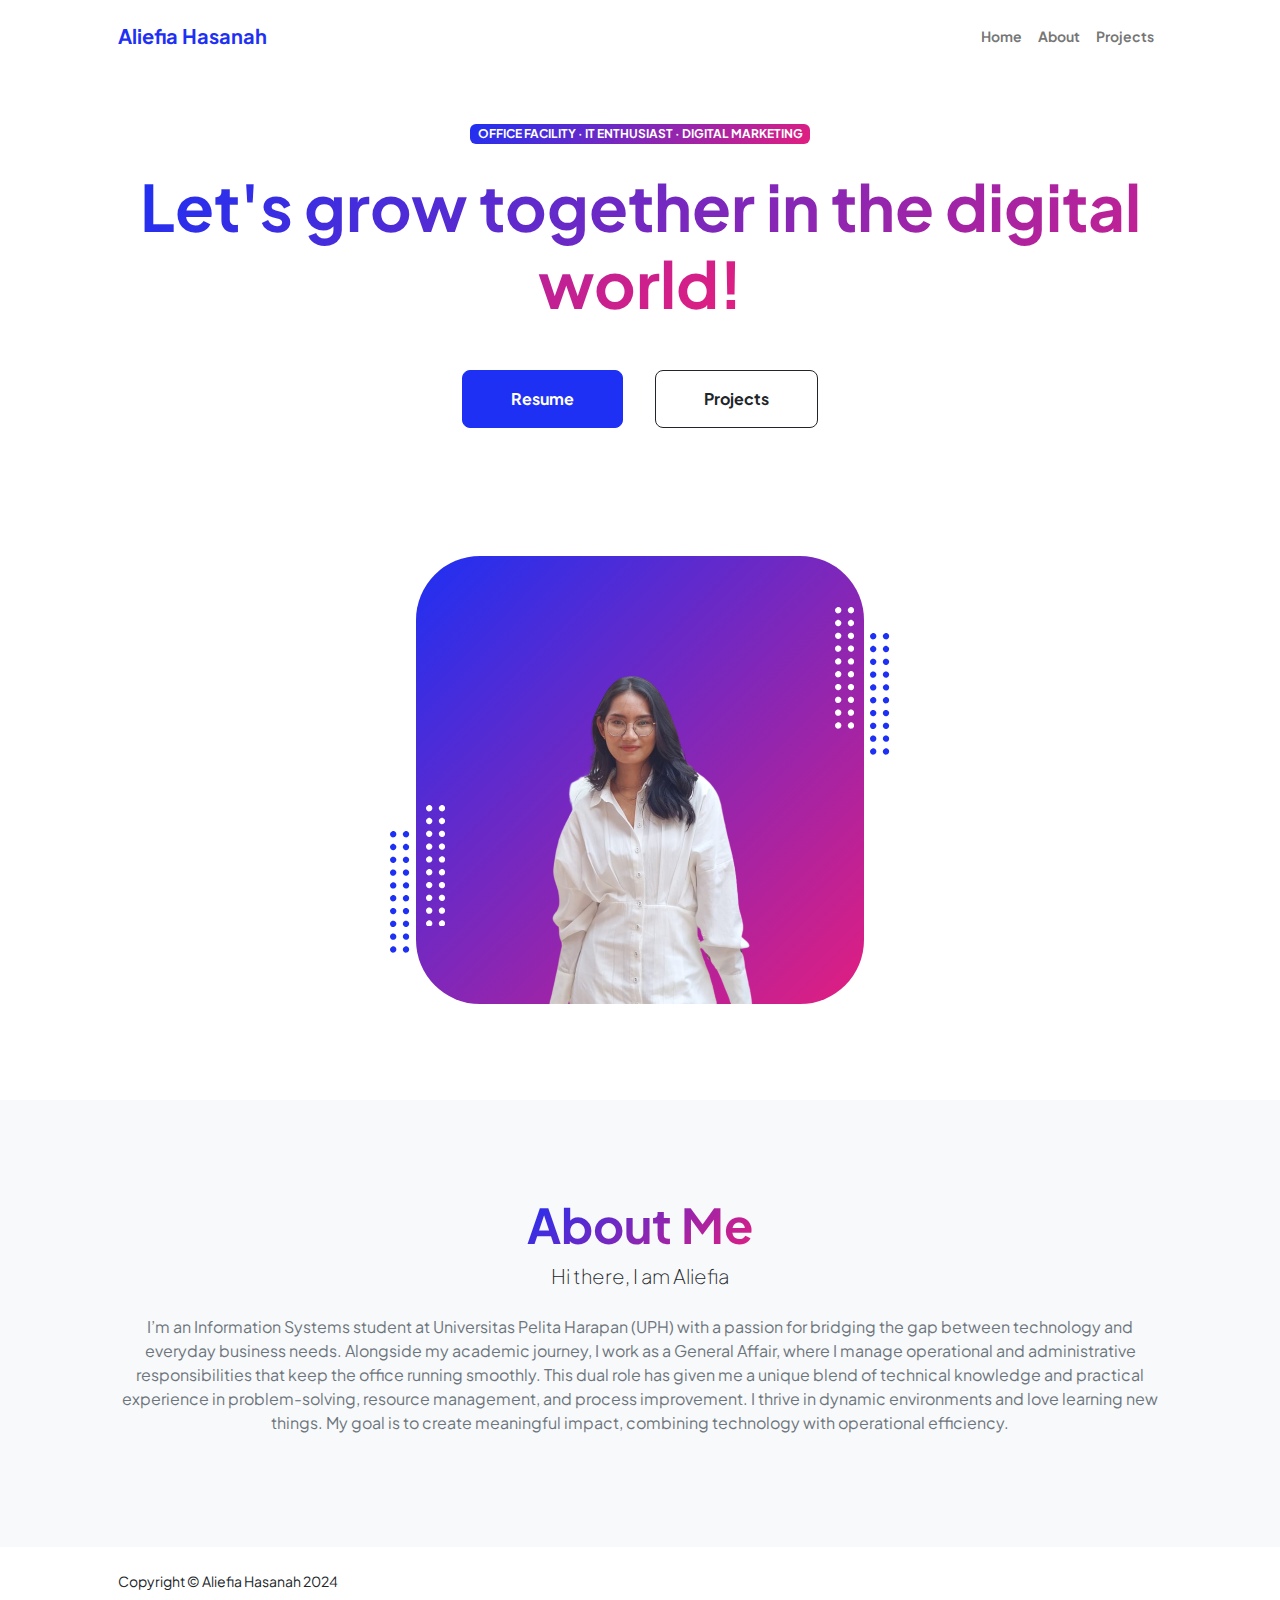
<file: index.html>
<!DOCTYPE html>
<html lang="en">
    <head>
        <meta charset="utf-8" />
        <meta name="viewport" content="width=device-width, initial-scale=1, shrink-to-fit=no" />
        <meta name="description" content="" />
        <meta name="author" content="" />
        <title>Aliefia - Personal Portofolio</title>
        <!-- Favicon-->
        <link rel="icon" type="image/x-icon" href="assets/favicon.ico" />
        <!-- Custom Google font-->
        <link rel="preconnect" href="https://fonts.googleapis.com" />
        <link rel="preconnect" href="https://fonts.gstatic.com" crossorigin />
        <link href="https://fonts.googleapis.com/css2?family=Plus+Jakarta+Sans:wght@100;200;300;400;500;600;700;800;900&amp;display=swap" rel="stylesheet" />
        <!-- Bootstrap icons-->
        <link href="https://cdn.jsdelivr.net/npm/bootstrap-icons@1.8.1/font/bootstrap-icons.css" rel="stylesheet" />
        
        <link href="css/styles.css" rel="stylesheet" />
    </head>
    <body class="d-flex flex-column h-100">
        <main class="flex-shrink-0">
            <!-- Navigation-->
            <nav class="navbar navbar-expand-lg navbar-light bg-white py-3">
                <div class="container px-5">
                    <a class="navbar-brand" href="index.html"><span class="fw-bolder text-primary">Aliefia Hasanah</span></a>
                    <button class="navbar-toggler" type="button" data-bs-toggle="collapse" data-bs-target="#navbarSupportedContent" aria-controls="navbarSupportedContent" aria-expanded="false" aria-label="Toggle navigation"><span class="navbar-toggler-icon"></span></button>
                    <div class="collapse navbar-collapse" id="navbarSupportedContent">
                        <ul class="navbar-nav ms-auto mb-2 mb-lg-0 small fw-bolder">
                            <li class="nav-item"><a class="nav-link" href="index.html">Home</a></li>
                            <li class="nav-item"><a class="nav-link" href="resume.html">About</a></li>
                            <li class="nav-item"><a class="nav-link" href="projects.html">Projects</a></li>
                        
                        </ul>
                    </div>
                </div>
            </nav>
            <!-- Header-->
            <header class="py-5">
                <div class="container px-5 pb-5">
                    <div class="row gx-5 align-items-center">
                        <div class="col-xxl-5">
                            <!-- Header text content-->
                            <div class="text-center text-xxl-start">
                                <div class="badge bg-gradient-primary-to-secondary text-white mb-4"><div class="text-uppercase">Office Facility &middot; IT Enthusiast &middot;  Digital Marketing</div></div>
                                <h1 class="display-3 fw-bolder mb-5"><span class="text-gradient d-inline">Let's grow together in the digital world!</span></h1>
                                <div class="d-grid gap-3 d-sm-flex justify-content-sm-center justify-content-xxl-start mb-3">
                                    <a class="btn btn-primary btn-lg px-5 py-3 me-sm-3 fs-6 fw-bolder" href="resume.html">Resume</a>
                                    <a class="btn btn-outline-dark btn-lg px-5 py-3 fs-6 fw-bolder" href="projects.html">Projects</a>
                                </div>
                            </div>
                        </div>
                        <div class="col-xxl-7">
                            <!-- Header profile picture-->
                            <div class="d-flex justify-content-center mt-5 mt-xxl-0">
                                <div class="profile bg-gradient-primary-to-secondary">
                                    <img class="profile-img" src="assets/Untitled design (6).png" alt="profile picture" />
                                    <div class="dots-1">
                                        <!-- SVG Dots-->
                                        <svg version="1.1" xmlns="http://www.w3.org/2000/svg" xmlns:xlink="http://www.w3.org/1999/xlink" x="0px" y="0px" viewBox="0 0 191.6 1215.4" style="enable-background: new 0 0 191.6 1215.4" xml:space="preserve">
                                            <g transform="translate(0.000000,1280.000000) scale(0.100000,-0.100000)">
                                                <path d="M227.7,12788.6c-105-35-200-141-222-248c-43-206,163-412,369-369c155,32,275,190,260,339c-11,105-90,213-190,262        C383.7,12801.6,289.7,12808.6,227.7,12788.6z"></path>
                                                <path d="M1507.7,12788.6c-151-50-253-216-222-362c25-119,136-230,254-255c194-41,395,142,375,339c-11,105-90,213-190,262        C1663.7,12801.6,1569.7,12808.6,1507.7,12788.6z"></path>
                                                <path d="M227.7,11508.6c-105-35-200-141-222-248c-43-206,163-412,369-369c155,32,275,190,260,339c-11,105-90,213-190,262        C383.7,11521.6,289.7,11528.6,227.7,11508.6z"></path>
                                                <path d="M1507.7,11508.6c-151-50-253-216-222-362c25-119,136-230,254-255c194-41,395,142,375,339c-11,105-90,213-190,262        C1663.7,11521.6,1569.7,11528.6,1507.7,11508.6z"></path>
                                                <path d="M227.7,10228.6c-105-35-200-141-222-248c-43-206,163-412,369-369c155,32,275,190,260,339c-11,105-90,213-190,262        C383.7,10241.6,289.7,10248.6,227.7,10228.6z"></path>
                                                <path d="M1507.7,10228.6c-105-35-200-141-222-248c-43-206,163-412,369-369c155,32,275,190,260,339c-11,105-90,213-190,262        C1663.7,10241.6,1569.7,10248.6,1507.7,10228.6z"></path>
                                                <path d="M227.7,8948.6c-105-35-200-141-222-248c-43-206,163-412,369-369c155,32,275,190,260,339c-11,105-90,213-190,262        C383.7,8961.6,289.7,8968.6,227.7,8948.6z"></path>
                                                <path d="M1507.7,8948.6c-105-35-200-141-222-248c-43-206,163-412,369-369c155,32,275,190,260,339c-11,105-90,213-190,262        C1663.7,8961.6,1569.7,8968.6,1507.7,8948.6z"></path>
                                                <path d="M227.7,7668.6c-105-35-200-141-222-248c-43-206,163-412,369-369c155,32,275,190,260,339c-11,105-90,213-190,262        C383.7,7681.6,289.7,7688.6,227.7,7668.6z"></path>
                                                <path d="M1507.7,7668.6c-105-35-200-141-222-248c-43-206,163-412,369-369c155,32,275,190,260,339c-11,105-90,213-190,262        C1663.7,7681.6,1569.7,7688.6,1507.7,7668.6z"></path>
                                                <path d="M227.7,6388.6c-105-35-200-141-222-248c-43-206,163-412,369-369c155,32,275,190,260,339c-11,105-90,213-190,262        C383.7,6401.6,289.7,6408.6,227.7,6388.6z"></path>
                                                <path d="M1507.7,6388.6c-105-35-200-141-222-248c-43-206,163-412,369-369c155,32,275,190,260,339c-11,105-90,213-190,262        C1663.7,6401.6,1569.7,6408.6,1507.7,6388.6z"></path>
                                                <path d="M227.7,5108.6c-105-35-200-141-222-248c-43-206,163-412,369-369c155,32,275,190,260,339c-11,105-90,213-190,262        C383.7,5121.6,289.7,5128.6,227.7,5108.6z"></path>
                                                <path d="M1507.7,5108.6c-105-35-200-141-222-248c-43-206,163-412,369-369c155,32,275,190,260,339c-11,105-90,213-190,262        C1663.7,5121.6,1569.7,5128.6,1507.7,5108.6z"></path>
                                                <path d="M227.7,3828.6c-105-35-200-141-222-248c-43-206,163-412,369-369c155,32,275,190,260,339c-11,105-90,213-190,262        C383.7,3841.6,289.7,3848.6,227.7,3828.6z"></path>
                                                <path d="M1507.7,3828.6c-105-35-200-141-222-248c-43-206,163-412,369-369c155,32,275,190,260,339c-11,105-90,213-190,262        C1663.7,3841.6,1569.7,3848.6,1507.7,3828.6z"></path>
                                                <path d="M227.7,2548.6c-105-35-200-141-222-248c-43-206,163-412,369-369c155,32,275,190,260,339c-11,105-90,213-190,262        C383.7,2561.6,289.7,2568.6,227.7,2548.6z"></path>
                                                <path d="M1507.7,2548.6c-105-35-200-141-222-248c-43-206,163-412,369-369c155,32,275,190,260,339c-11,105-90,213-190,262        C1663.7,2561.6,1569.7,2568.6,1507.7,2548.6z"></path>
                                                <path d="M227.7,1268.6c-105-35-200-141-222-248c-43-206,163-412,369-369c155,32,275,190,260,339c-11,105-90,213-190,262        C383.7,1281.6,289.7,1288.6,227.7,1268.6z"></path>
                                                <path d="M1507.7,1268.6c-105-35-200-141-222-248c-43-206,163-412,369-369c155,32,275,190,260,339c-11,105-90,213-190,262        C1663.7,1281.6,1569.7,1288.6,1507.7,1268.6z"></path>
                                            </g>
                                        </svg>
                                        <!-- END of SVG dots-->
                                    </div>
                                    <div class="dots-2">
                                        <!-- SVG Dots-->
                                        <svg version="1.1" xmlns="http://www.w3.org/2000/svg" xmlns:xlink="http://www.w3.org/1999/xlink" x="0px" y="0px" viewBox="0 0 191.6 1215.4" style="enable-background: new 0 0 191.6 1215.4" xml:space="preserve">
                                            <g transform="translate(0.000000,1280.000000) scale(0.100000,-0.100000)">
                                                <path d="M227.7,12788.6c-105-35-200-141-222-248c-43-206,163-412,369-369c155,32,275,190,260,339c-11,105-90,213-190,262        C383.7,12801.6,289.7,12808.6,227.7,12788.6z"></path>
                                                <path d="M1507.7,12788.6c-151-50-253-216-222-362c25-119,136-230,254-255c194-41,395,142,375,339c-11,105-90,213-190,262        C1663.7,12801.6,1569.7,12808.6,1507.7,12788.6z"></path>
                                                <path d="M227.7,11508.6c-105-35-200-141-222-248c-43-206,163-412,369-369c155,32,275,190,260,339c-11,105-90,213-190,262        C383.7,11521.6,289.7,11528.6,227.7,11508.6z"></path>
                                                <path d="M1507.7,11508.6c-151-50-253-216-222-362c25-119,136-230,254-255c194-41,395,142,375,339c-11,105-90,213-190,262        C1663.7,11521.6,1569.7,11528.6,1507.7,11508.6z"></path>
                                                <path d="M227.7,10228.6c-105-35-200-141-222-248c-43-206,163-412,369-369c155,32,275,190,260,339c-11,105-90,213-190,262        C383.7,10241.6,289.7,10248.6,227.7,10228.6z"></path>
                                                <path d="M1507.7,10228.6c-105-35-200-141-222-248c-43-206,163-412,369-369c155,32,275,190,260,339c-11,105-90,213-190,262        C1663.7,10241.6,1569.7,10248.6,1507.7,10228.6z"></path>
                                                <path d="M227.7,8948.6c-105-35-200-141-222-248c-43-206,163-412,369-369c155,32,275,190,260,339c-11,105-90,213-190,262        C383.7,8961.6,289.7,8968.6,227.7,8948.6z"></path>
                                                <path d="M1507.7,8948.6c-105-35-200-141-222-248c-43-206,163-412,369-369c155,32,275,190,260,339c-11,105-90,213-190,262        C1663.7,8961.6,1569.7,8968.6,1507.7,8948.6z"></path>
                                                <path d="M227.7,7668.6c-105-35-200-141-222-248c-43-206,163-412,369-369c155,32,275,190,260,339c-11,105-90,213-190,262        C383.7,7681.6,289.7,7688.6,227.7,7668.6z"></path>
                                                <path d="M1507.7,7668.6c-105-35-200-141-222-248c-43-206,163-412,369-369c155,32,275,190,260,339c-11,105-90,213-190,262        C1663.7,7681.6,1569.7,7688.6,1507.7,7668.6z"></path>
                                                <path d="M227.7,6388.6c-105-35-200-141-222-248c-43-206,163-412,369-369c155,32,275,190,260,339c-11,105-90,213-190,262        C383.7,6401.6,289.7,6408.6,227.7,6388.6z"></path>
                                                <path d="M1507.7,6388.6c-105-35-200-141-222-248c-43-206,163-412,369-369c155,32,275,190,260,339c-11,105-90,213-190,262        C1663.7,6401.6,1569.7,6408.6,1507.7,6388.6z"></path>
                                                <path d="M227.7,5108.6c-105-35-200-141-222-248c-43-206,163-412,369-369c155,32,275,190,260,339c-11,105-90,213-190,262        C383.7,5121.6,289.7,5128.6,227.7,5108.6z"></path>
                                                <path d="M1507.7,5108.6c-105-35-200-141-222-248c-43-206,163-412,369-369c155,32,275,190,260,339c-11,105-90,213-190,262        C1663.7,5121.6,1569.7,5128.6,1507.7,5108.6z"></path>
                                                <path d="M227.7,3828.6c-105-35-200-141-222-248c-43-206,163-412,369-369c155,32,275,190,260,339c-11,105-90,213-190,262        C383.7,3841.6,289.7,3848.6,227.7,3828.6z"></path>
                                                <path d="M1507.7,3828.6c-105-35-200-141-222-248c-43-206,163-412,369-369c155,32,275,190,260,339c-11,105-90,213-190,262        C1663.7,3841.6,1569.7,3848.6,1507.7,3828.6z"></path>
                                                <path d="M227.7,2548.6c-105-35-200-141-222-248c-43-206,163-412,369-369c155,32,275,190,260,339c-11,105-90,213-190,262        C383.7,2561.6,289.7,2568.6,227.7,2548.6z"></path>
                                                <path d="M1507.7,2548.6c-105-35-200-141-222-248c-43-206,163-412,369-369c155,32,275,190,260,339c-11,105-90,213-190,262        C1663.7,2561.6,1569.7,2568.6,1507.7,2548.6z"></path>
                                                <path d="M227.7,1268.6c-105-35-200-141-222-248c-43-206,163-412,369-369c155,32,275,190,260,339c-11,105-90,213-190,262        C383.7,1281.6,289.7,1288.6,227.7,1268.6z"></path>
                                                <path d="M1507.7,1268.6c-105-35-200-141-222-248c-43-206,163-412,369-369c155,32,275,190,260,339c-11,105-90,213-190,262        C1663.7,1281.6,1569.7,1288.6,1507.7,1268.6z"></path>
                                            </g>
                                        </svg>
                                        <!-- END of SVG dots-->
                                    </div>
                                    <div class="dots-3">
                                        <!-- SVG Dots-->
                                        <svg version="1.1" xmlns="http://www.w3.org/2000/svg" xmlns:xlink="http://www.w3.org/1999/xlink" x="0px" y="0px" viewBox="0 0 191.6 1215.4" style="enable-background: new 0 0 191.6 1215.4" xml:space="preserve">
                                            <g transform="translate(0.000000,1280.000000) scale(0.100000,-0.100000)">
                                                <path d="M227.7,12788.6c-105-35-200-141-222-248c-43-206,163-412,369-369c155,32,275,190,260,339c-11,105-90,213-190,262        C383.7,12801.6,289.7,12808.6,227.7,12788.6z"></path>
                                                <path d="M1507.7,12788.6c-151-50-253-216-222-362c25-119,136-230,254-255c194-41,395,142,375,339c-11,105-90,213-190,262        C1663.7,12801.6,1569.7,12808.6,1507.7,12788.6z"></path>
                                                <path d="M227.7,11508.6c-105-35-200-141-222-248c-43-206,163-412,369-369c155,32,275,190,260,339c-11,105-90,213-190,262        C383.7,11521.6,289.7,11528.6,227.7,11508.6z"></path>
                                                <path d="M1507.7,11508.6c-151-50-253-216-222-362c25-119,136-230,254-255c194-41,395,142,375,339c-11,105-90,213-190,262        C1663.7,11521.6,1569.7,11528.6,1507.7,11508.6z"></path>
                                                <path d="M227.7,10228.6c-105-35-200-141-222-248c-43-206,163-412,369-369c155,32,275,190,260,339c-11,105-90,213-190,262        C383.7,10241.6,289.7,10248.6,227.7,10228.6z"></path>
                                                <path d="M1507.7,10228.6c-105-35-200-141-222-248c-43-206,163-412,369-369c155,32,275,190,260,339c-11,105-90,213-190,262        C1663.7,10241.6,1569.7,10248.6,1507.7,10228.6z"></path>
                                                <path d="M227.7,8948.6c-105-35-200-141-222-248c-43-206,163-412,369-369c155,32,275,190,260,339c-11,105-90,213-190,262        C383.7,8961.6,289.7,8968.6,227.7,8948.6z"></path>
                                                <path d="M1507.7,8948.6c-105-35-200-141-222-248c-43-206,163-412,369-369c155,32,275,190,260,339c-11,105-90,213-190,262        C1663.7,8961.6,1569.7,8968.6,1507.7,8948.6z"></path>
                                                <path d="M227.7,7668.6c-105-35-200-141-222-248c-43-206,163-412,369-369c155,32,275,190,260,339c-11,105-90,213-190,262        C383.7,7681.6,289.7,7688.6,227.7,7668.6z"></path>
                                                <path d="M1507.7,7668.6c-105-35-200-141-222-248c-43-206,163-412,369-369c155,32,275,190,260,339c-11,105-90,213-190,262        C1663.7,7681.6,1569.7,7688.6,1507.7,7668.6z"></path>
                                                <path d="M227.7,6388.6c-105-35-200-141-222-248c-43-206,163-412,369-369c155,32,275,190,260,339c-11,105-90,213-190,262        C383.7,6401.6,289.7,6408.6,227.7,6388.6z"></path>
                                                <path d="M1507.7,6388.6c-105-35-200-141-222-248c-43-206,163-412,369-369c155,32,275,190,260,339c-11,105-90,213-190,262        C1663.7,6401.6,1569.7,6408.6,1507.7,6388.6z"></path>
                                                <path d="M227.7,5108.6c-105-35-200-141-222-248c-43-206,163-412,369-369c155,32,275,190,260,339c-11,105-90,213-190,262        C383.7,5121.6,289.7,5128.6,227.7,5108.6z"></path>
                                                <path d="M1507.7,5108.6c-105-35-200-141-222-248c-43-206,163-412,369-369c155,32,275,190,260,339c-11,105-90,213-190,262        C1663.7,5121.6,1569.7,5128.6,1507.7,5108.6z"></path>
                                                <path d="M227.7,3828.6c-105-35-200-141-222-248c-43-206,163-412,369-369c155,32,275,190,260,339c-11,105-90,213-190,262        C383.7,3841.6,289.7,3848.6,227.7,3828.6z"></path>
                                                <path d="M1507.7,3828.6c-105-35-200-141-222-248c-43-206,163-412,369-369c155,32,275,190,260,339c-11,105-90,213-190,262        C1663.7,3841.6,1569.7,3848.6,1507.7,3828.6z"></path>
                                                <path d="M227.7,2548.6c-105-35-200-141-222-248c-43-206,163-412,369-369c155,32,275,190,260,339c-11,105-90,213-190,262        C383.7,2561.6,289.7,2568.6,227.7,2548.6z"></path>
                                                <path d="M1507.7,2548.6c-105-35-200-141-222-248c-43-206,163-412,369-369c155,32,275,190,260,339c-11,105-90,213-190,262        C1663.7,2561.6,1569.7,2568.6,1507.7,2548.6z"></path>
                                                <path d="M227.7,1268.6c-105-35-200-141-222-248c-43-206,163-412,369-369c155,32,275,190,260,339c-11,105-90,213-190,262        C383.7,1281.6,289.7,1288.6,227.7,1268.6z"></path>
                                                <path d="M1507.7,1268.6c-105-35-200-141-222-248c-43-206,163-412,369-369c155,32,275,190,260,339c-11,105-90,213-190,262        C1663.7,1281.6,1569.7,1288.6,1507.7,1268.6z"></path>
                                            </g>
                                        </svg>
                                        <!-- END of SVG dots-->
                                    </div>
                                    <div class="dots-4">
                                        <!-- SVG Dots-->
                                        <svg version="1.1" xmlns="http://www.w3.org/2000/svg" xmlns:xlink="http://www.w3.org/1999/xlink" x="0px" y="0px" viewBox="0 0 191.6 1215.4" style="enable-background: new 0 0 191.6 1215.4" xml:space="preserve">
                                            <g transform="translate(0.000000,1280.000000) scale(0.100000,-0.100000)">
                                                <path d="M227.7,12788.6c-105-35-200-141-222-248c-43-206,163-412,369-369c155,32,275,190,260,339c-11,105-90,213-190,262        C383.7,12801.6,289.7,12808.6,227.7,12788.6z"></path>
                                                <path d="M1507.7,12788.6c-151-50-253-216-222-362c25-119,136-230,254-255c194-41,395,142,375,339c-11,105-90,213-190,262        C1663.7,12801.6,1569.7,12808.6,1507.7,12788.6z"></path>
                                                <path d="M227.7,11508.6c-105-35-200-141-222-248c-43-206,163-412,369-369c155,32,275,190,260,339c-11,105-90,213-190,262        C383.7,11521.6,289.7,11528.6,227.7,11508.6z"></path>
                                                <path d="M1507.7,11508.6c-151-50-253-216-222-362c25-119,136-230,254-255c194-41,395,142,375,339c-11,105-90,213-190,262        C1663.7,11521.6,1569.7,11528.6,1507.7,11508.6z"></path>
                                                <path d="M227.7,10228.6c-105-35-200-141-222-248c-43-206,163-412,369-369c155,32,275,190,260,339c-11,105-90,213-190,262        C383.7,10241.6,289.7,10248.6,227.7,10228.6z"></path>
                                                <path d="M1507.7,10228.6c-105-35-200-141-222-248c-43-206,163-412,369-369c155,32,275,190,260,339c-11,105-90,213-190,262        C1663.7,10241.6,1569.7,10248.6,1507.7,10228.6z"></path>
                                                <path d="M227.7,8948.6c-105-35-200-141-222-248c-43-206,163-412,369-369c155,32,275,190,260,339c-11,105-90,213-190,262        C383.7,8961.6,289.7,8968.6,227.7,8948.6z"></path>
                                                <path d="M1507.7,8948.6c-105-35-200-141-222-248c-43-206,163-412,369-369c155,32,275,190,260,339c-11,105-90,213-190,262        C1663.7,8961.6,1569.7,8968.6,1507.7,8948.6z"></path>
                                                <path d="M227.7,7668.6c-105-35-200-141-222-248c-43-206,163-412,369-369c155,32,275,190,260,339c-11,105-90,213-190,262        C383.7,7681.6,289.7,7688.6,227.7,7668.6z"></path>
                                                <path d="M1507.7,7668.6c-105-35-200-141-222-248c-43-206,163-412,369-369c155,32,275,190,260,339c-11,105-90,213-190,262        C1663.7,7681.6,1569.7,7688.6,1507.7,7668.6z"></path>
                                                <path d="M227.7,6388.6c-105-35-200-141-222-248c-43-206,163-412,369-369c155,32,275,190,260,339c-11,105-90,213-190,262        C383.7,6401.6,289.7,6408.6,227.7,6388.6z"></path>
                                                <path d="M1507.7,6388.6c-105-35-200-141-222-248c-43-206,163-412,369-369c155,32,275,190,260,339c-11,105-90,213-190,262        C1663.7,6401.6,1569.7,6408.6,1507.7,6388.6z"></path>
                                                <path d="M227.7,5108.6c-105-35-200-141-222-248c-43-206,163-412,369-369c155,32,275,190,260,339c-11,105-90,213-190,262        C383.7,5121.6,289.7,5128.6,227.7,5108.6z"></path>
                                                <path d="M1507.7,5108.6c-105-35-200-141-222-248c-43-206,163-412,369-369c155,32,275,190,260,339c-11,105-90,213-190,262        C1663.7,5121.6,1569.7,5128.6,1507.7,5108.6z"></path>
                                                <path d="M227.7,3828.6c-105-35-200-141-222-248c-43-206,163-412,369-369c155,32,275,190,260,339c-11,105-90,213-190,262        C383.7,3841.6,289.7,3848.6,227.7,3828.6z"></path>
                                                <path d="M1507.7,3828.6c-105-35-200-141-222-248c-43-206,163-412,369-369c155,32,275,190,260,339c-11,105-90,213-190,262        C1663.7,3841.6,1569.7,3848.6,1507.7,3828.6z"></path>
                                                <path d="M227.7,2548.6c-105-35-200-141-222-248c-43-206,163-412,369-369c155,32,275,190,260,339c-11,105-90,213-190,262        C383.7,2561.6,289.7,2568.6,227.7,2548.6z"></path>
                                                <path d="M1507.7,2548.6c-105-35-200-141-222-248c-43-206,163-412,369-369c155,32,275,190,260,339c-11,105-90,213-190,262        C1663.7,2561.6,1569.7,2568.6,1507.7,2548.6z"></path>
                                                <path d="M227.7,1268.6c-105-35-200-141-222-248c-43-206,163-412,369-369c155,32,275,190,260,339c-11,105-90,213-190,262        C383.7,1281.6,289.7,1288.6,227.7,1268.6z"></path>
                                                <path d="M1507.7,1268.6c-105-35-200-141-222-248c-43-206,163-412,369-369c155,32,275,190,260,339c-11,105-90,213-190,262        C1663.7,1281.6,1569.7,1288.6,1507.7,1268.6z"></path>
                                            </g>
                                        </svg>
                                        <!-- END of SVG dots-->
                                    </div>
                                </div>
                            </div>
                        </div>
                    </div>
                </div>
            </header>
            <!-- About Section-->
            <section class="bg-light py-5">
                <div class="container px-5">
                    <div class="row gx-5 justify-content-center">
                        <div class="col-xxl-8">
                            <div class="text-center my-5">
                                <h2 class="display-5 fw-bolder"><span class="text-gradient d-inline">About Me</span></h2>
                                <p class="lead fw-light mb-4">Hi there, I am Aliefia</p>
                                <p class="text-muted">I’m an Information Systems student at Universitas Pelita Harapan (UPH) with a passion for bridging the gap between technology and everyday business needs. Alongside my academic journey, I work as a General Affair, where I manage operational and administrative responsibilities that keep the office running smoothly. This dual role has given me a unique blend of technical knowledge and practical experience in problem-solving, resource management, and process improvement. I thrive in dynamic environments and love learning new things. My goal is to create meaningful impact, combining technology with operational efficiency.</p>
                                <div class="d-flex justify-content-center fs-2 gap-4">
                                    <!--<a class="text-gradient" href="#!"><i class="bi bi-linkedin"></i></a> -->
                                    
                                </div>
                            </div>
                        </div>
                    </div>
                </div>
            </section>
        </main>
        <!-- Footer-->
        <footer class="bg-white py-4 mt-auto">
            <div class="container px-5">
                <div class="row align-items-center justify-content-between flex-column flex-sm-row">
                    <div class="col-auto"><div class="small m-0">Copyright &copy; Aliefia Hasanah 2024</div></div>
                </div>
            </div>
        </footer>
        <!-- Bootstrap core JS-->
        <script src="https://cdn.jsdelivr.net/npm/bootstrap@5.2.3/dist/js/bootstrap.bundle.min.js"></script>
        <!-- Core theme JS-->
        <script src="js/scripts.js"></script>
    </body>
</html>
</file>
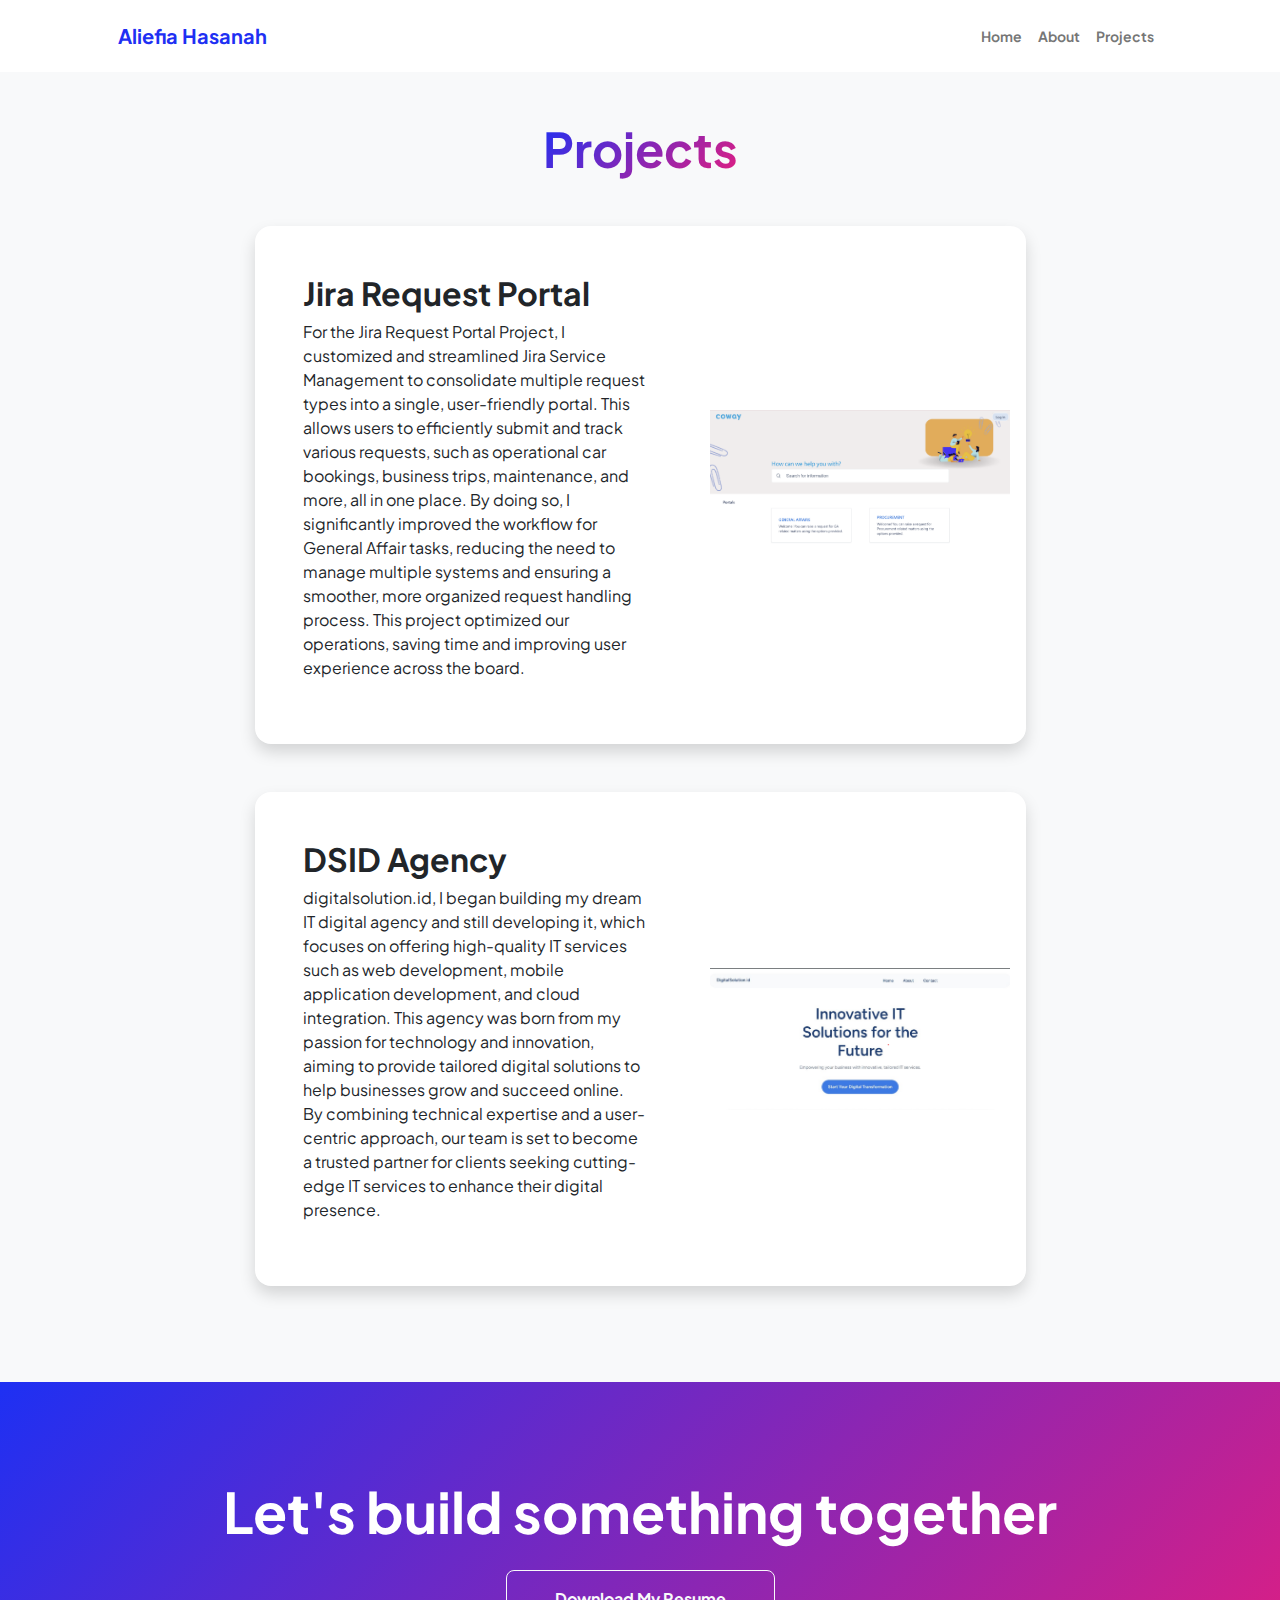
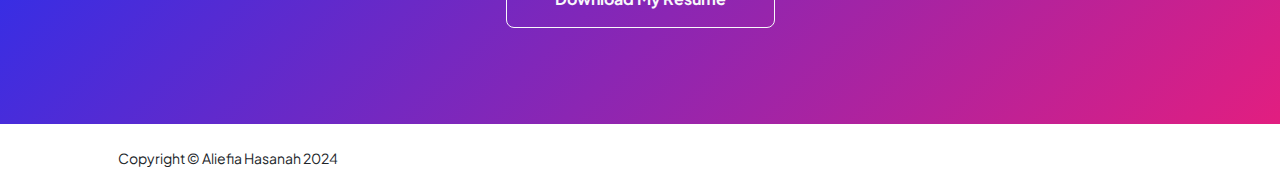
<file: projects.html>
<!DOCTYPE html>
<html lang="en">
    <head>
        <meta charset="utf-8" />
        <meta name="viewport" content="width=device-width, initial-scale=1, shrink-to-fit=no" />
        <meta name="description" content="" />
        <meta name="author" content="" />
        <title>Aliefia - Personal Portofolio</title>
        <!-- Favicon-->
        <link rel="icon" type="image/x-icon" href="assets/favicon.ico" />
        <!-- Custom Google font-->
        <link rel="preconnect" href="https://fonts.googleapis.com" />
        <link rel="preconnect" href="https://fonts.gstatic.com" crossorigin />
        <link href="https://fonts.googleapis.com/css2?family=Plus+Jakarta+Sans:wght@100;200;300;400;500;600;700;800;900&amp;display=swap" rel="stylesheet" />
        <!-- Bootstrap icons-->
        <link href="https://cdn.jsdelivr.net/npm/bootstrap-icons@1.8.1/font/bootstrap-icons.css" rel="stylesheet" />
        <!-- Core theme CSS (includes Bootstrap)-->
        <link href="css/styles.css" rel="stylesheet" />
    </head>
    <body class="d-flex flex-column h-100 bg-light">
        <main class="flex-shrink-0">
            <!-- Navigation-->
            <nav class="navbar navbar-expand-lg navbar-light bg-white py-3">
                <div class="container px-5">
                    <a class="navbar-brand" href="index.html"><span class="fw-bolder text-primary">Aliefia Hasanah</span></a>
                    <button class="navbar-toggler" type="button" data-bs-toggle="collapse" data-bs-target="#navbarSupportedContent" aria-controls="navbarSupportedContent" aria-expanded="false" aria-label="Toggle navigation"><span class="navbar-toggler-icon"></span></button>
                    <div class="collapse navbar-collapse" id="navbarSupportedContent">
                        <ul class="navbar-nav ms-auto mb-2 mb-lg-0 small fw-bolder">
                            <li class="nav-item"><a class="nav-link" href="index.html">Home</a></li>
                            <li class="nav-item"><a class="nav-link" href="resume.html">About</a></li>
                            <li class="nav-item"><a class="nav-link" href="projects.html">Projects</a></li>
                           
                        </ul>
                    </div>
                </div>
            </nav>
            <!-- Projects Section-->
            <section class="py-5">
                <div class="container px-5 mb-5">
                    <div class="text-center mb-5">
                        <h1 class="display-5 fw-bolder mb-0"><span class="text-gradient d-inline">Projects</span></h1>
                    </div>
                    <div class="row gx-5 justify-content-center">
                        <div class="col-lg-11 col-xl-9 col-xxl-8">
                            <!-- Project Card 1
                            <div class="card overflow-hidden shadow rounded-4 border-0 mb-5">
                                <div class="card-body p-0">
                                    <div class="d-flex align-items-center">
                                        <div class="p-5">
                                            <h2 class="fw-bolder">Jira Request Portal</h2>
                                            <p>For the Jira Request Portal Project, I customized and streamlined Jira Service Management to consolidate multiple request types into a single, user-friendly portal. This allows users to efficiently submit and track various requests, such as operational car bookings, business trips, maintenance, and more, all in one place. By doing so, I significantly improved the workflow for General Affair tasks, reducing the need to manage multiple systems and ensuring a smoother, more organized request handling process. This project optimized our operations, saving time and improving user experience across the board.</p>
                                        </div>
                                        <img class="img-fluid" src="https://dummyimage.com/300x400/343a40/6c757d" alt="..." />
                                    </div>
                                </div>
                            </div> -->
                            <!-- Project Card 2
                            <div class="card overflow-hidden shadow rounded-4 border-0">
                                <div class="card-body p-0">
                                    <div class="d-flex align-items-center">
                                        <div class="p-5">
                                            <h2 class="fw-bolder">DSID Agency</h2>
                                            <p>DSID, I began building my dream IT digital agency, which focuses on offering high-quality IT services such as web development, mobile application development, and cloud integration. This agency was born from my passion for technology and innovation, aiming to provide tailored digital solutions to help businesses grow and succeed online. By combining technical expertise and a user-centric approach, our team is set to become a trusted partner for clients seeking cutting-edge IT services to enhance their digital presence.</p>
                                        </div>
                                        <img class="img-fluid" src="https://dummyimage.com/300x400/343a40/6c757d" alt="..." />
                                    </div>
                                </div>
                            </div>-->
                            <!-- Project Card 1-->
<div class="card overflow-hidden shadow rounded-4 border-0 mb-5">
    <div class="card-body p-0">
        <div class="d-flex align-items-center justify-content-between flex-column flex-md-row">
            <div class="p-5" style="flex: 1;"> <!-- Text section -->
                <h2 class="fw-bolder">Jira Request Portal</h2>
                <p>For the Jira Request Portal Project, I customized and streamlined Jira Service Management to consolidate multiple request types into a single, user-friendly portal. This allows users to efficiently submit and track various requests, such as operational car bookings, business trips, maintenance, and more, all in one place. By doing so, I significantly improved the workflow for General Affair tasks, reducing the need to manage multiple systems and ensuring a smoother, more organized request handling process. This project optimized our operations, saving time and improving user experience across the board.</p>
            </div>
            <img class="img-fluid m-3" style="max-width: 300px;" src="assets/JIRA.png" alt="Jira Request Portal">
        </div>
    </div>
</div>

<!-- Project Card 2-->
<div class="card overflow-hidden shadow rounded-4 border-0">
    <div class="card-body p-0">
        <div class="d-flex align-items-center justify-content-between flex-column flex-md-row">
            <div class="p-5" style="flex: 1;"> <!-- Text section -->
                <h2 class="fw-bolder">DSID Agency</h2>
                <p>digitalsolution.id, I began building my dream IT digital agency and still developing it, which focuses on offering high-quality IT services such as web development, mobile application development, and cloud integration. This agency was born from my passion for technology and innovation, aiming to provide tailored digital solutions to help businesses grow and succeed online. By combining technical expertise and a user-centric approach, our team is set to become a trusted partner for clients seeking cutting-edge IT services to enhance their digital presence.</p>
            </div>
            <img class="img-fluid m-3" style="max-width: 300px;" src="assets/DSID.png" alt="DSID Agency">
        </div>
    </div>
</div>


                        </div>
                    </div>
                </div>
            </section>
            <!-- Call to action section-->
            <section class="py-5 bg-gradient-primary-to-secondary text-white">
                <div class="container px-5 my-5">
                    <div class="text-center">
                        <h2 class="display-4 fw-bolder mb-4">Let's build something together</h2>
                        <a class="btn btn-outline-light btn-lg px-5 py-3 fs-6 fw-bolder" href="https://pink-suzy-53.tiiny.site" target="_blank" rel="noopener noreferrer">Download My Resume</a>
                    </div>
                </div>
            </section>
        </main>
        <!-- Footer-->
        <footer class="bg-white py-4 mt-auto">
            <div class="container px-5">
                <div class="row align-items-center justify-content-between flex-column flex-sm-row">
                    <div class="col-auto"><div class="small m-0">Copyright &copy; Aliefia Hasanah 2024</div></div>
                  
                </div>
            </div>
        </footer>
        <!-- Bootstrap core JS-->
        <script src="https://cdn.jsdelivr.net/npm/bootstrap@5.2.3/dist/js/bootstrap.bundle.min.js"></script>
        <!-- Core theme JS-->
        <script src="js/scripts.js"></script>
    </body>
</html>
</file>
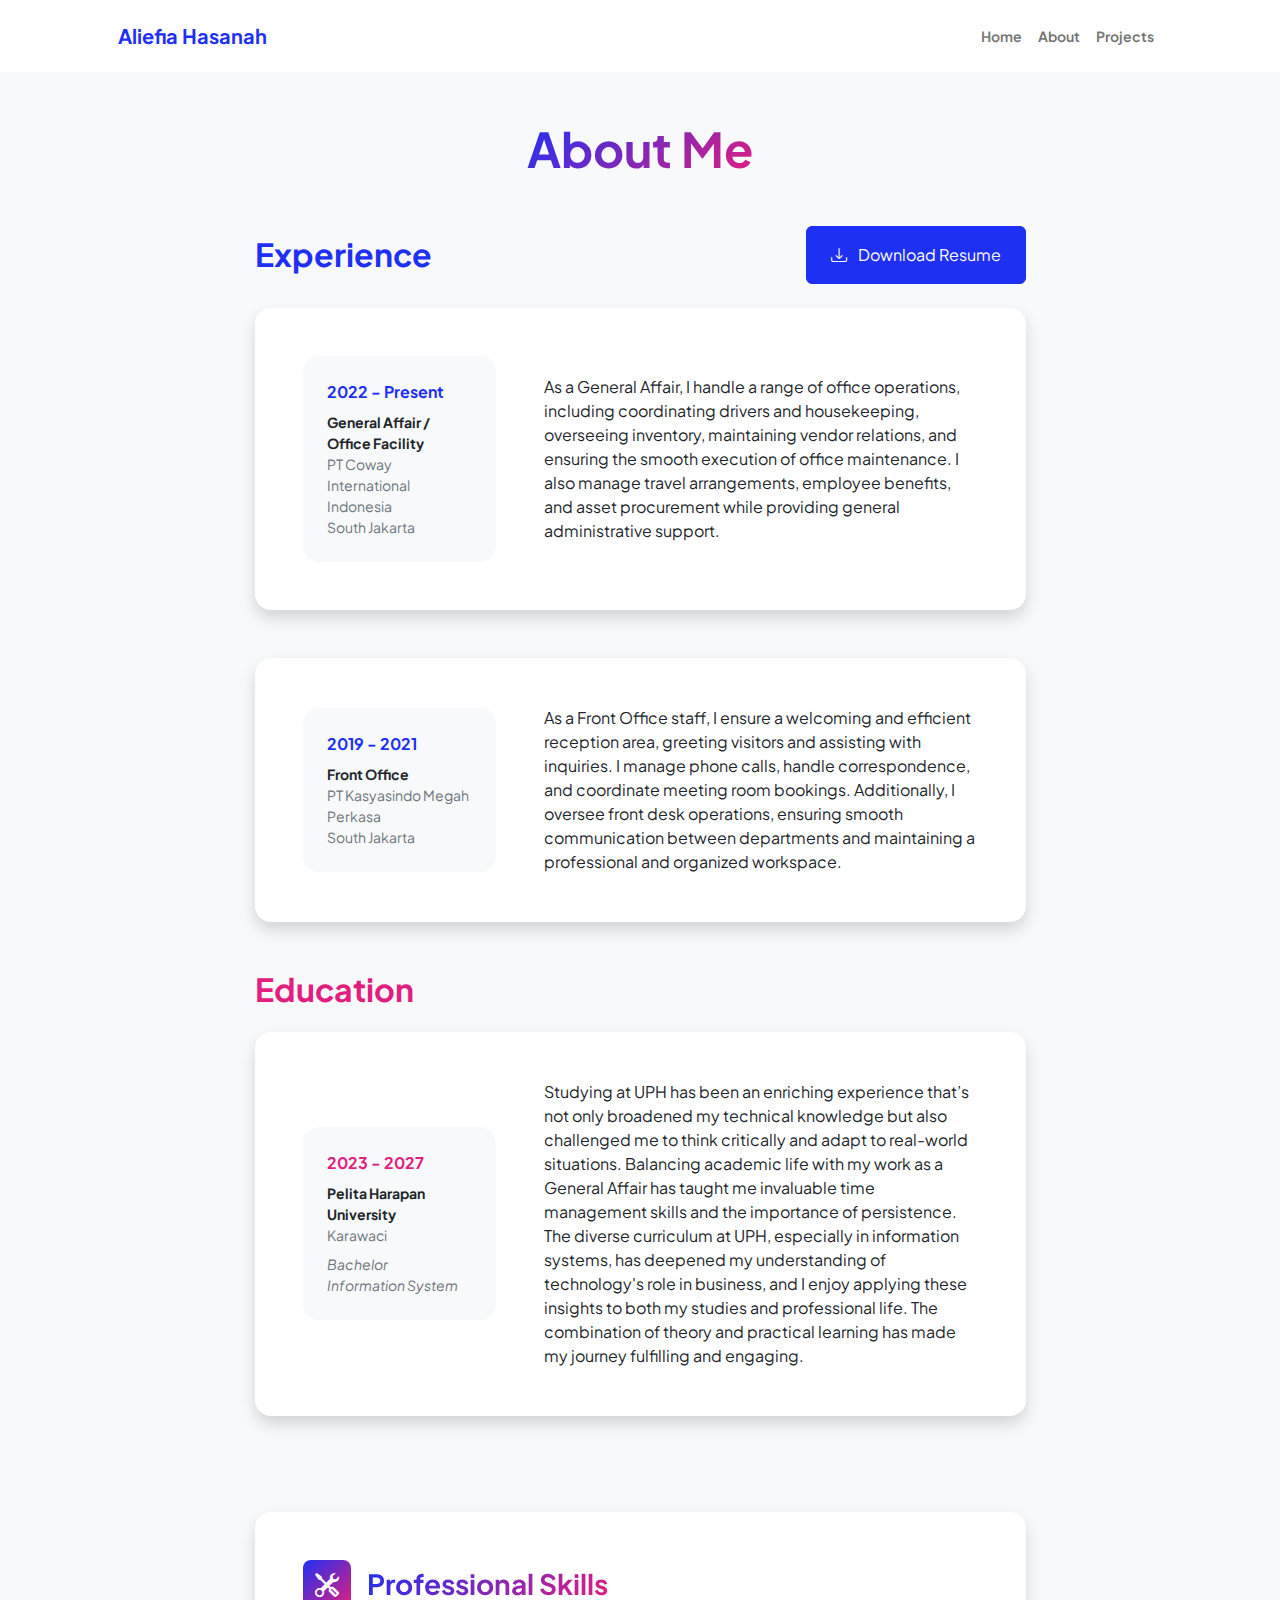
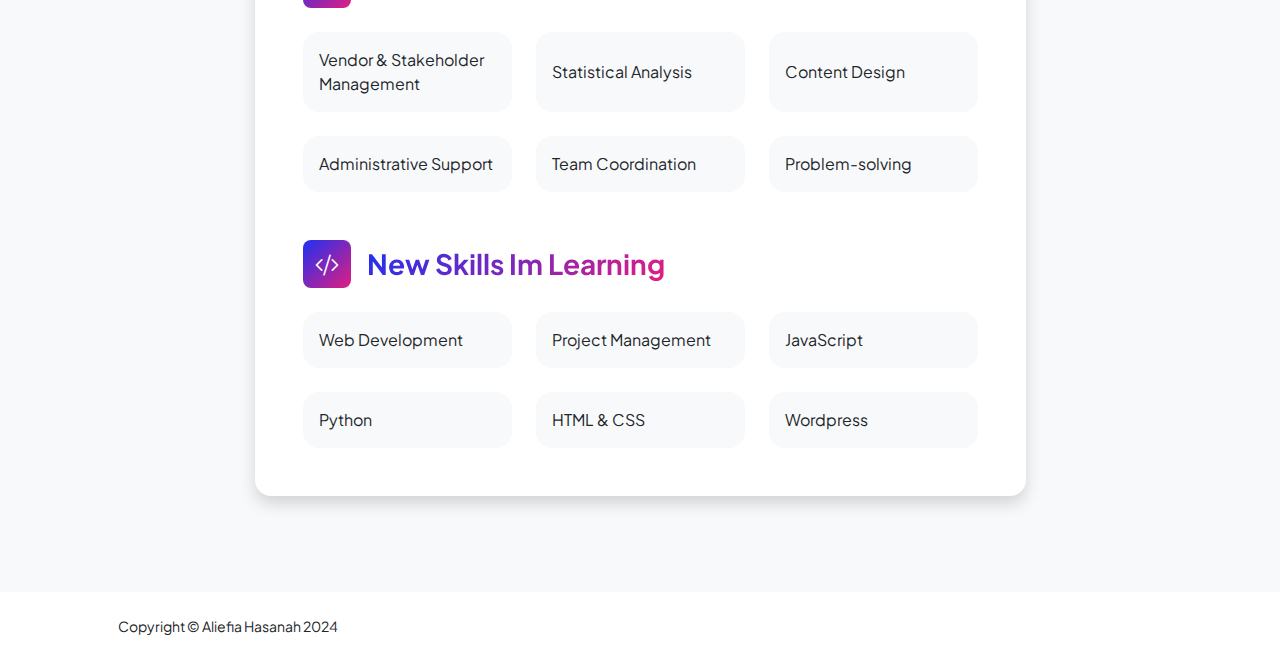
<file: resume.html>
<!DOCTYPE html>
<html lang="en">
    <head>
        <meta charset="utf-8" />
        <meta name="viewport" content="width=device-width, initial-scale=1, shrink-to-fit=no" />
        <meta name="description" content="" />
        <meta name="author" content="" />
        <title>Aliefia - Personal Portofolio</title>
        <!-- Favicon-->
        <link rel="icon" type="image/x-icon" href="assets/favicon.ico" />
        <!-- Custom Google font-->
        <link rel="preconnect" href="https://fonts.googleapis.com" />
        <link rel="preconnect" href="https://fonts.gstatic.com" crossorigin />
        <link href="https://fonts.googleapis.com/css2?family=Plus+Jakarta+Sans:wght@100;200;300;400;500;600;700;800;900&amp;display=swap" rel="stylesheet" />
        <!-- Bootstrap icons-->
        <link href="https://cdn.jsdelivr.net/npm/bootstrap-icons@1.8.1/font/bootstrap-icons.css" rel="stylesheet" />
        <!-- Core theme CSS (includes Bootstrap)-->
        <link href="css/styles.css" rel="stylesheet" />
    </head>
    <body class="d-flex flex-column h-100 bg-light">
        <main class="flex-shrink-0">
            <!-- Navigation-->
            <nav class="navbar navbar-expand-lg navbar-light bg-white py-3">
                <div class="container px-5">
                    <a class="navbar-brand" href="index.html"><span class="fw-bolder text-primary">Aliefia Hasanah</span></a>
                    <button class="navbar-toggler" type="button" data-bs-toggle="collapse" data-bs-target="#navbarSupportedContent" aria-controls="navbarSupportedContent" aria-expanded="false" aria-label="Toggle navigation"><span class="navbar-toggler-icon"></span></button>
                    <div class="collapse navbar-collapse" id="navbarSupportedContent">
                        <ul class="navbar-nav ms-auto mb-2 mb-lg-0 small fw-bolder">
                            <li class="nav-item"><a class="nav-link" href="index.html">Home</a></li>
                            <li class="nav-item"><a class="nav-link" href="resume.html">About</a></li>
                            <li class="nav-item"><a class="nav-link" href="projects.html">Projects</a></li>
                        </ul>
                    </div>
                </div>
            </nav>
            <!-- Page Content-->
            <div class="container px-5 my-5">
                <div class="text-center mb-5">
                    <h1 class="display-5 fw-bolder mb-0"><span class="text-gradient d-inline">About Me</span></h1>
                </div>
                <div class="row gx-5 justify-content-center">
                    <div class="col-lg-11 col-xl-9 col-xxl-8">
                        <!-- Experience Section-->
                        <section>
                            <div class="d-flex align-items-center justify-content-between mb-4">
                                <h2 class="text-primary fw-bolder mb-0">Experience</h2>
                                <!-- Download resume button-->
                                <!-- Note: Set the link href target to a PDF file within your project-->
                                <a class="btn btn-primary px-4 py-3" href="https://pink-suzy-53.tiiny.site" target="_blank" rel="noopener noreferrer">
                                    <div class="d-inline-block bi bi-download me-2"></div>
                                    Download Resume
                                </a>
                            </div>
                            <!-- Experience Card 1-->
                            <div class="card shadow border-0 rounded-4 mb-5">
                                <div class="card-body p-5">
                                    <div class="row align-items-center gx-5">
                                        <div class="col text-center text-lg-start mb-4 mb-lg-0">
                                            <div class="bg-light p-4 rounded-4">
                                                <div class="text-primary fw-bolder mb-2">2022 - Present</div>
                                                <div class="small fw-bolder">General Affair / Office Facility</div>
                                                <div class="small text-muted">PT Coway International Indonesia</div>
                                                <div class="small text-muted">South Jakarta</div>
                                            </div>
                                        </div>
                                        <div class="col-lg-8"><div>As a General Affair, I handle a range of office operations, including coordinating drivers and housekeeping, overseeing inventory, maintaining vendor relations, and ensuring the smooth execution of office maintenance. I also manage travel arrangements, employee benefits, and asset procurement while providing general administrative support.</div></div>
                                    </div>
                                </div>
                            </div>
                            <!-- Experience Card 2-->
                            <div class="card shadow border-0 rounded-4 mb-5">
                                <div class="card-body p-5">
                                    <div class="row align-items-center gx-5">
                                        <div class="col text-center text-lg-start mb-4 mb-lg-0">
                                            <div class="bg-light p-4 rounded-4">
                                                <div class="text-primary fw-bolder mb-2">2019 - 2021</div>
                                                <div class="small fw-bolder">Front Office</div>
                                                <div class="small text-muted">PT Kasyasindo Megah Perkasa</div>
                                                <div class="small text-muted">South Jakarta</div>
                                            </div>
                                        </div>
                                        <div class="col-lg-8"><div>
                                            As a Front Office staff, I ensure a welcoming and efficient reception area, greeting visitors and assisting with inquiries. I manage phone calls, handle correspondence, and coordinate meeting room bookings. Additionally, I oversee front desk operations, ensuring smooth communication between departments and maintaining a professional and organized workspace.</div></div>
                                    </div>
                                </div>
                            </div>
                        </section>
                        <!-- Education Section-->
                        <section>
                            <h2 class="text-secondary fw-bolder mb-4">Education</h2>
                            <!-- Education Card 1-->
                            <div class="card shadow border-0 rounded-4 mb-5">
                                <div class="card-body p-5">
                                    <div class="row align-items-center gx-5">
                                        <div class="col text-center text-lg-start mb-4 mb-lg-0">
                                            <div class="bg-light p-4 rounded-4">
                                                <div class="text-secondary fw-bolder mb-2">2023 - 2027</div>
                                                <div class="mb-2">
                                                    <div class="small fw-bolder">Pelita Harapan University</div>
                                                    <div class="small text-muted">Karawaci</div>
                                                </div>
                                                <div class="fst-italic">
                                                    <div class="small text-muted">Bachelor</div>
                                                    <div class="small text-muted">Information System</div>
                                                </div>
                                            </div>
                                        </div>
                                        <div class="col-lg-8"><div>Studying at UPH has been an enriching experience that’s not only broadened my technical knowledge but also challenged me to think critically and adapt to real-world situations. Balancing academic life with my work as a General Affair has taught me invaluable time management skills and the importance of persistence. The diverse curriculum at UPH, especially in information systems, has deepened my understanding of technology's role in business, and I enjoy applying these insights to both my studies and professional life. The combination of theory and practical learning has made my journey fulfilling and engaging.</div></div>
                                    </div>
                                </div>
                            </div>
                        <!-- Divider-->
                        <div class="pb-5"></div>
                        <!-- Skills Section-->
                        <section>
                            <!-- Skillset Card-->
                            <div class="card shadow border-0 rounded-4 mb-5">
                                <div class="card-body p-5">
                                    <!-- Professional skills list-->
                                    <div class="mb-5">
                                        <div class="d-flex align-items-center mb-4">
                                            <div class="feature bg-primary bg-gradient-primary-to-secondary text-white rounded-3 me-3"><i class="bi bi-tools"></i></div>
                                            <h3 class="fw-bolder mb-0"><span class="text-gradient d-inline">Professional Skills</span></h3>
                                        </div>
                                        <div class="row row-cols-1 row-cols-md-3 mb-4">
                                            <div class="col mb-4 mb-md-0"><div class="d-flex align-items-center bg-light rounded-4 p-3 h-100">Vendor & Stakeholder Management</div></div>
                                            <div class="col mb-4 mb-md-0"><div class="d-flex align-items-center bg-light rounded-4 p-3 h-100">Statistical Analysis</div></div>
                                            <div class="col"><div class="d-flex align-items-center bg-light rounded-4 p-3 h-100">Content Design</div></div>
                                        </div>
                                        <div class="row row-cols-1 row-cols-md-3">
                                            <div class="col mb-4 mb-md-0"><div class="d-flex align-items-center bg-light rounded-4 p-3 h-100">Administrative Support</div></div>
                                            <div class="col mb-4 mb-md-0"><div class="d-flex align-items-center bg-light rounded-4 p-3 h-100">Team Coordination</div></div>
                                            <div class="col"><div class="d-flex align-items-center bg-light rounded-4 p-3 h-100">Problem-solving</div></div>
                                        </div>
                                    </div>
                                    <!-- Languages list-->
                                    <div class="mb-0">
                                        <div class="d-flex align-items-center mb-4">
                                            <div class="feature bg-primary bg-gradient-primary-to-secondary text-white rounded-3 me-3"><i class="bi bi-code-slash"></i></div>
                                            <h3 class="fw-bolder mb-0"><span class="text-gradient d-inline">New Skills Im Learning</span></h3>
                                        </div>
                                        <div class="row row-cols-1 row-cols-md-3 mb-4">
                                            <div class="col mb-4 mb-md-0"><div class="d-flex align-items-center bg-light rounded-4 p-3 h-100">Web Development</div></div>
                                            <div class="col mb-4 mb-md-0"><div class="d-flex align-items-center bg-light rounded-4 p-3 h-100">Project Management</div></div>
                                            <div class="col"><div class="d-flex align-items-center bg-light rounded-4 p-3 h-100">JavaScript</div></div>
                                        </div>
                                        <div class="row row-cols-1 row-cols-md-3">
                                            <div class="col mb-4 mb-md-0"><div class="d-flex align-items-center bg-light rounded-4 p-3 h-100">Python</div></div>
                                            <div class="col mb-4 mb-md-0"><div class="d-flex align-items-center bg-light rounded-4 p-3 h-100">HTML & CSS</div></div>
                                            <div class="col"><div class="d-flex align-items-center bg-light rounded-4 p-3 h-100">Wordpress</div></div>
                                        </div>
                                    </div>
                                </div>
                            </div>
                        </section>
                    </div>
                </div>
            </div>
        </main>
        <!-- Footer-->
        <footer class="bg-white py-4 mt-auto">
            <div class="container px-5">
                <div class="row align-items-center justify-content-between flex-column flex-sm-row">
                    <div class="col-auto"><div class="small m-0">Copyright &copy; Aliefia Hasanah 2024</div></div>
                
                </div>
            </div>
        </footer>
        <!-- Bootstrap core JS-->
        <script src="https://cdn.jsdelivr.net/npm/bootstrap@5.2.3/dist/js/bootstrap.bundle.min.js"></script>
        <!-- Core theme JS-->
        <script src="js/scripts.js"></script>
    </body>
</html>
</file>
